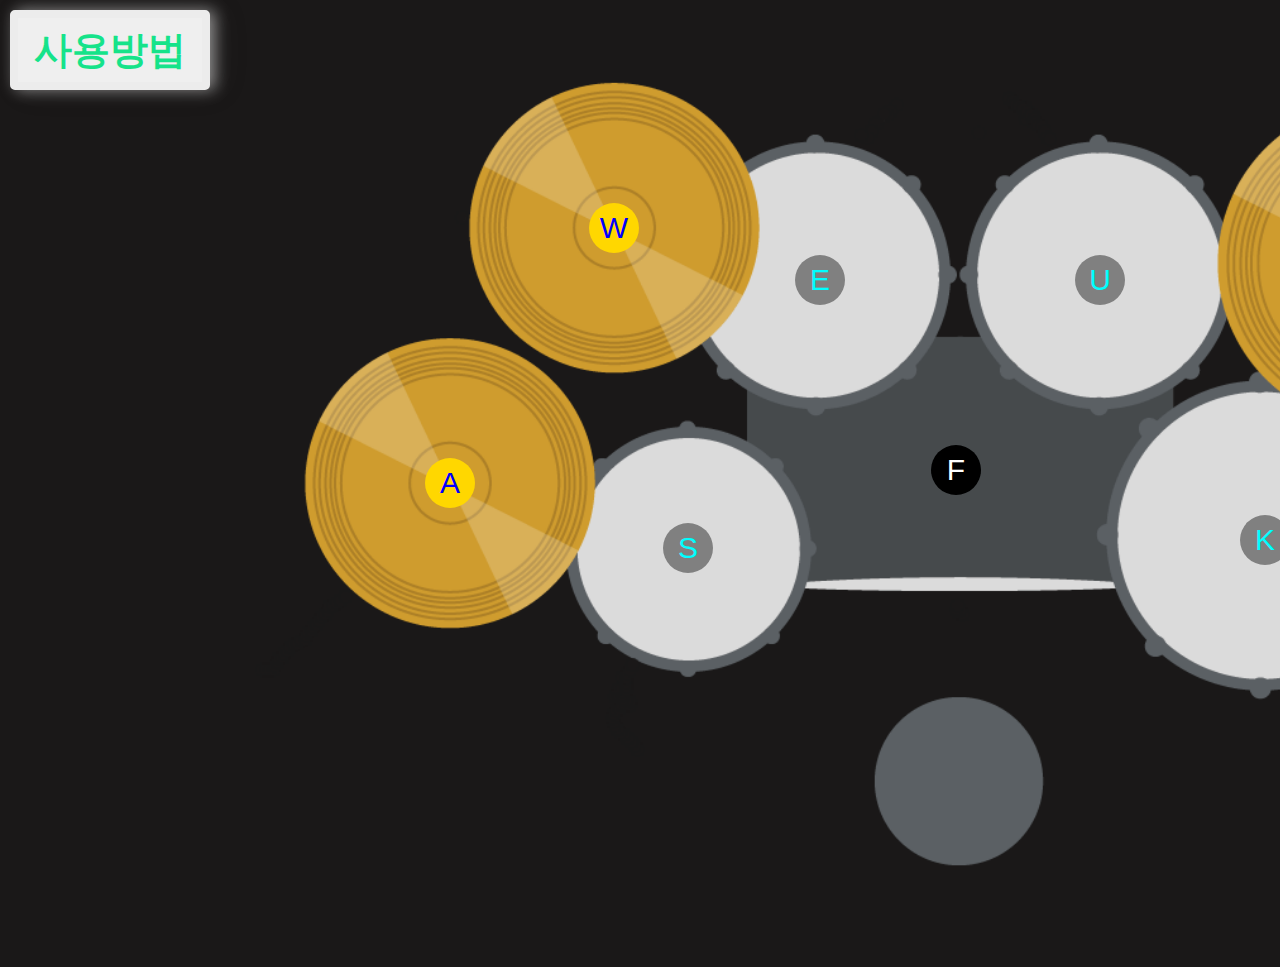
<file: piano/drum.html>
<!DOCTYPE html>
<html lang="en">
<head>
  <meta charset="UTF-8">
  <meta http-equiv="X-UA-Compatible" content="IE=edge">
  <meta name="viewport" content="width=device-width, initial-scale=1.0">
  <script src="https://ajax.googleapis.com/ajax/libs/jquery/3.5.1/jquery.min.js"></script>
  <link rel="stylesheet" href="drum.css">
  <title>Drum</title>
</head>
<body>
  <div class="error">
    <span> ❌ 가로모드를 권장합니다 ❌</span>
  </div>
  <div class="back">
    <input class="input1" type="button" value="사용방법">
    <div class="container">
      <div class="tutorial">
      </div>
    </div>
    <input class="input2" type="button" value="돌아가기" onclick="location.href='menuSelect.html'">
  </div>
  <div class="drum">
    <button class="drumA">
      <div class="box">
        <div class="wordA">A</div>
      </div>
    </button>
    <button class="drumW">
      <div class="box">
        <div class="wordW">W</div>
      </div>
    </button>
    <button class="drumS">
      <div class="box">
        <div class="wordS">S</div>
      </div>
    </button>
    <button class="drumE">
      <div class="box">
        <div class="wordE">E</div>
      </div>
    </button>
    <button class="drumF">
      <div class="box">
        <div class="wordF">F</div>
      </div>
    </button>
    <button class="drumU">
      <div class="box">
        <div class="wordU">U</div>
      </div>
    </button>
    <button class="drumK">
      <div class="box">
        <div class="wordK">K</div>
      </div>
    </button>
    <button class="drumO">
      <div class="box">
        <div class="wordO">O</div>
      </div>
  </div>
  <script src="drum.js"></script>
</body>
</html>
</file>
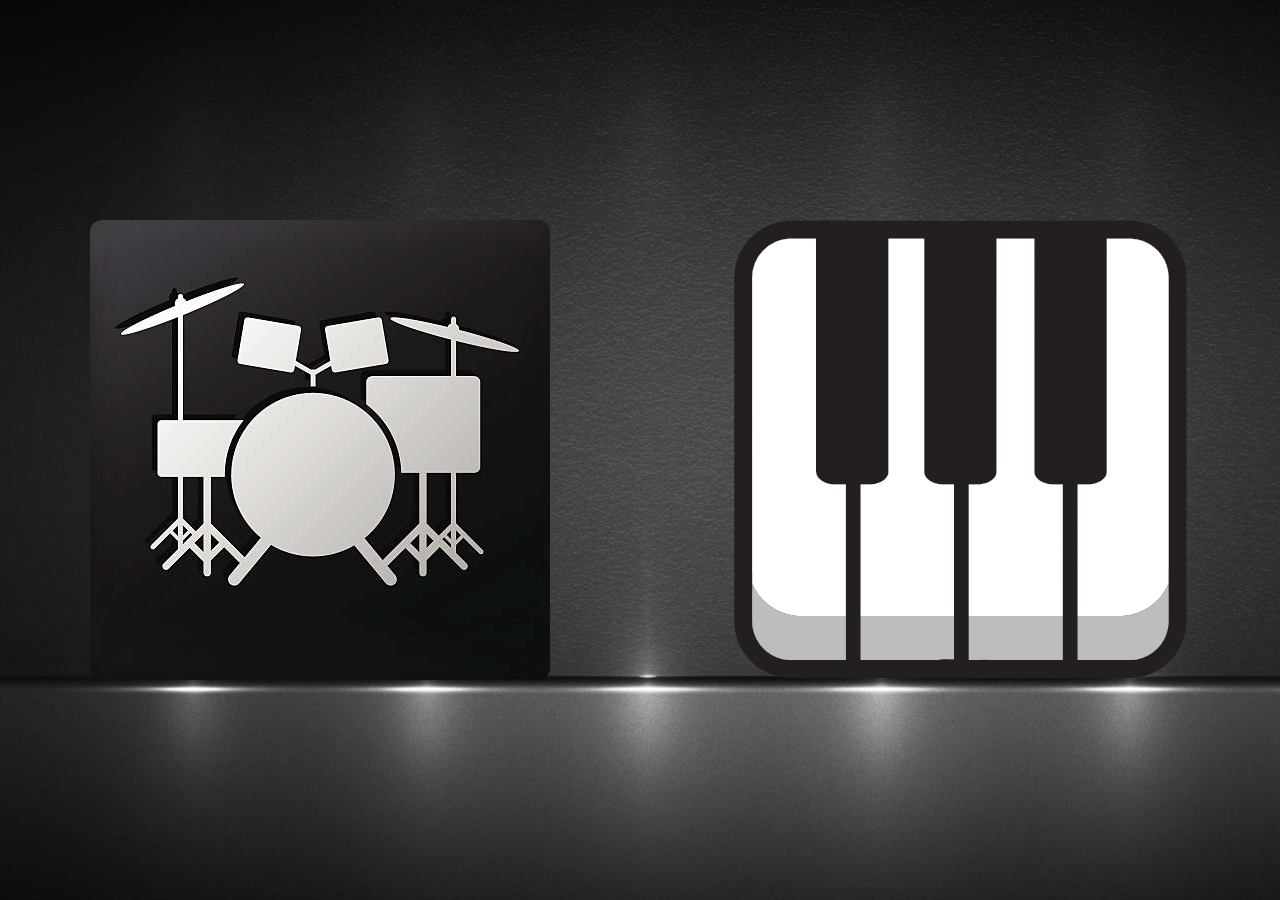
<file: piano/menuSelect.html>
<!DOCTYPE html>
<html lang="en">
<head>
  <meta charset="UTF-8">
  <meta http-equiv="X-UA-Compatible" content="IE=edge">
  <meta name="viewport" content="width=device-width, initial-scale=1.0">
  <link rel="stylesheet" href="menuSelect.css">
  <title>Web Synthesizer</title>
</head>
<body>
  <div class="error">
    <span> ❌ 가로모드를 권장합니다 ❌</span>
  </div>
  <div class="container">
    <div class="container_drum">
      <a href="drum.html"></a>
    </div>
    <a href="piano.html"></a>
  </div>
</body>
</html>
</file>
<file: piano/drum.css>
html {
  position: fixed;
  margin: 0;
  width: 1920px;
  height: 967px;
  background-color: rgb(25, 24, 27);
}

.error {
  position: fixed;
  display: none;
  width: 100%;
  height: 100%;
  font-size: 30px;
  color: yellow;
  font-family: 'Noto Sans KR', sans-serif;
  background-image: url(image/main_bg.jpg);
  background-size: cover;
  justify-content: center;
  align-items: center;
  z-index: 54;
}

.error span {
  width: 100%;
  height: 100%;
  display: flex;
  justify-content: center;
  align-items: center;
}

body {
  margin: 0;
  background-image: url('image/image2.jpg');
  min-height: 100%;
  background-position: center;
  background-size: cover;
}

.back {
  display: flex;
  justify-content: space-between;
}

.back input {
  border-radius: 5px;
}

.input1, .input2 {
  height: 80px;
  width: 200px;
  box-shadow:
    5px 0 15px rgba(255, 255, 255, 0.5),
    10px 0 30px rgba(70, 70, 70, 0.12);
  border: 8px solid #ececec;
  border-radius: 15px;
  outline: none;
  display: flex;
  align-items: center;
  justify-content: center;
  font-size: 38px;
  font-weight: 600;
  color: #15e38a;
}

.input1 {
  margin: 10px auto 10px 10px;
}

.input2 {
  margin: 10px 10px 10px auto;
}

input:hover{
  box-shadow:
  -10px 0 15px rgba(255, 255, 255, 0.5),
  10px 10px 15px rgba(70, 70, 70, 0.12),
  inset -10px -10px 15px rgba(255, 255, 255, 0.5),
  inset 10px 10px 15px rgba(70, 70, 70, 0.12);
  color: aqua;
}

.container {
  display: none;
  margin-top: 88px;
  width: 1500px;
  height: 900px;
  background-image: url(image/image3.jpg);
  background-repeat: no-repeat;
  z-index: 3;
}

.input1:hover  + .container {
  display: block;
}

.box {
  font-size: 30px;
  font-weight: 500;
  color: aqua
}

button.drumA.active {
  animation: burr .1s infinite;
}

@keyframes burr {
  from {
    left:348px;
  }
  to{
    left:350px;
  }
}

.drum .drumA {
  position: absolute;
  left: 350px;
  top: 383px;
  border-radius: 100%;
  border: 0;
  width: 200px;
  height: 200px;
  display: flex;
  justify-content: center;
  align-items: center;
  background: none;
  cursor: pointer;
}

.drumA .wordA {
  background-color: gold;
  color: blue;
  width: 50px;
  height: 50px;
  border-radius: 100%;
  display: flex;
  justify-content: center;
  align-items: center;
}

button.drumW.active {
  animation: burr2 .1s infinite;
}

@keyframes burr2 {
  from {
    left:512px;
  }
  to{
    left:514px;
  }
}

.drum .drumW {
  position: absolute;
  left: 514px;
  top: 128px;
  border-radius: 100%;
  border: 0;
  width: 200px;
  height: 200px;
  display: flex;
  justify-content: center;
  align-items: center;
  background: none;
  cursor: pointer;
}

.drumW .wordW {
  background-color: gold;
  color: blue;
  width: 50px;
  height: 50px;
  border-radius: 100%;
  display: flex;
  justify-content: center;
  align-items: center;
}

button.drumS.active {
  animation: burr3 .1s infinite;
}

@keyframes burr3 {
  from {
    left:586px;
  }
  to{
    left:588px;
  }
}

.drum .drumS {
  position: absolute;
  left: 588px;
  top: 448px;
  border-radius: 100%;
  border: 0;
  width: 200px;
  height: 200px;
  display: flex;
  justify-content: center;
  align-items: center;
  background: none;
  cursor: pointer;
}

.drumS .wordS {
  background-color: gray;
  width: 50px;
  height: 50px;
  border-radius: 100%;
  display: flex;
  justify-content: center;
  align-items: center;
}

button.drumE.active {
  animation: burr4 .1s infinite;
}

@keyframes burr4 {
  from {
    left:718px;
  }
  to{
    left:720px;
  }
}

.drum .drumE {
  position: absolute;
  left: 720px;
  top: 180px;
  border-radius: 100%;
  border: 0;
  width: 200px;
  height: 200px;
  display: flex;
  justify-content: center;
  align-items: center;
  background: none;
  cursor: pointer;
}

.drumE .wordE {
  background-color: gray;
  width: 50px;
  height: 50px;
  border-radius: 100%;
  display: flex;
  justify-content: center;
  align-items: center;
}

button.drumF.active {
  animation: burr5 .1s infinite;
}

@keyframes burr5 {
  from {
    left:854px;
  }
  to{
    left:856px;
  }
}

.drum .drumF {
  position: absolute;
  left: 856px;
  top: 370px;
  border-radius: 100%;
  border: 0;
  width: 200px;
  height: 200px;
  display: flex;
  justify-content: center;
  align-items: center;
  background: none;
  cursor: pointer;
}

.drumF .wordF {
  background-color: black;
  color: white;
  width: 50px;
  height: 50px;
  border-radius: 100%;
  display: flex;
  justify-content: center;
  align-items: center;
}

button.drumU.active {
  animation: burr6 .1s infinite;
}

@keyframes burr6 {
  from {
    left:998px;
  }
  to{
    left:1000px;
  }
}

.drum .drumU {
  position: absolute;
  left: 1000px;
  top: 180px;
  border-radius: 100%;
  border: 0;
  width: 200px;
  height: 200px;
  display: flex;
  justify-content: center;
  align-items: center;
  background: none;
  cursor: pointer;
}

.drumU .wordU {
  background-color: gray;
  width: 50px;
  height: 50px;
  border-radius: 100%;
  display: flex;
  justify-content: center;
  align-items: center;
}

button.drumK.active {
  animation: burr7 .1s infinite;
}

@keyframes burr7 {
  from {
    left:1163px;
  }
  to{
    left:1165px;
  }
}

.drum .drumK {
  position: absolute;
  left: 1165px;
  top: 440px;
  border-radius: 100%;
  border: 0;
  width: 200px;
  height: 200px;
  display: flex;
  justify-content: center;
  align-items: center;
  background: none;
  cursor: pointer;
}

.drumK .wordK {
  background-color: gray;
  width: 50px;
  height: 50px;
  border-radius: 100%;
  display: flex;
  justify-content: center;
  align-items: center;
}

button.drumO.active {
  animation: burr8 .1s infinite;
}

@keyframes burr8 {
  from {
    left:1278px;
  }
  to{
    left:1280px;
  }
}

.drum .drumO {
  position: absolute;
  left: 1280px;
  top: 165px;
  border-radius: 100%;
  border: 0;
  width: 200px;
  height: 200px;
  display: flex;
  justify-content: center;
  align-items: center;
  background: none;
  cursor: pointer;
}

.drumO .wordO {
  background-color: gold;
  color: blue;
  width: 50px;
  height: 50px;
  border-radius: 100%;
  display: flex;
  justify-content: center;
  align-items: center;
}

@media all and (orientation : Portrait) {
  .error {
    display: block;
  }
}

@media all and (max-width: 900px) {
  .error {
    font-size: 25px;
  }
  
  html {
    width: 700px;
    height: 300px;
  }
  
  .input1, .input2 {
    height: 35px;
    width: 80px;
    font-size: 15px;
  }

  .container {
    margin-top: 45px;
    width: 560px;
    height: 380px;
    background-size: contain;
  }

  .box {
    font-size: 10px;
    font-weight: 600;
    color: aqua
  }

  .drum .drumA {
    left: 154px;
    top: 140px;
    width: 20px;
    height: 20px;
  }

  .drumA .wordA {
    width: 20px;
    height: 20px;
  }

  @keyframes burr {
    from {
      left:153px;
    }
    to{
      left:154px;
    }
  }

  .drum .drumW {
    left: 214px;
    top: 47px;
    width: 20px;
    height: 20px;
  }

  .drumW .wordW {
    width: 20px;
    height: 20px;
  }

  @keyframes burr2 {
    from {
      left:213px;
    }
    to{
      left:214px;
    }
  }

  .drum .drumS {
    left: 241px;
    top: 165px;
    width: 20px;
    height: 20px;
  }

  .drumS .wordS {
    width: 20px;
    height: 20px;
  }

  @keyframes burr3 {
    from {
      left:240px;
    }
    to{
      left:241px;
    }
  }

  .drum .drumE {
    left: 288px;
    top: 66px;
    width: 20px;
    height: 20px;
  }

  .drumE .wordE {
    width: 20px;
    height: 20px;
  }

  @keyframes burr4 {
    from {
      left:287px;
    }
    to{
      left:288px;
    }
  }

  .drum .drumF {
    left: 340px;
    top: 135px;
    width: 20px;
    height: 20px;
  }

  .drumF .wordF {
    width: 20px;
    height: 20px;
  }

  @keyframes burr5 {
    from {
      left:339px;
    }
    to{
      left:340px;
    }
  }

  .drum .drumU {
    left: 390px;
    top: 66px;
    width: 20px;
    height: 20px;
  }

  .drumU .wordU {
    width: 20px;
    height: 20px;
  }
  
  @keyframes burr6 {
    from {
      left:389px;
    }
    to{
      left:390px;
    }
  }
  .drum .drumK {
      left: 450px;
      top: 160px;
      width: 20px;
      height: 20px;
  }

  .drumK .wordK {
    width: 20px;
    height: 20px;
  }

  @keyframes burr7 {
      from {
        left:449px;
      }
      to{
        left:450px;
      }
    }

  .drum .drumO {
    left: 493px;
    top: 60px;
    width: 20px;
    height: 20px;
  }

  .drumO .wordO {
    width: 20px;
    height: 20px;
  }

  @keyframes burr8 {
    from {
      left:492px;
    }
    to{
      left:493px;
    }
  }
}
</file>
<file: piano/menuSelect.css>
body {
  margin: 0;
  width: 100%;
  height: 100vh;
  background-image: url(image/main_bg.jpg);
  background-size: cover;
}

.error {
  position: fixed;
  display: none;
  width: 100%;
  height: 100%;
  font-size: 30px;
  color: yellow;
  font-family: 'Noto Sans KR', sans-serif;
  background-image: url(image/main_bg.jpg);
  background-size: cover;
  justify-content: center;
  align-items: center;
  z-index: 54;
}

.error span {
  width: 100%;
  height: 100%;
  display: flex;
  justify-content: center;
  align-items: center;
}


.container {
  display: flex;
  justify-content: center;
  align-items: center;
  width: 100%;
  height: 100%;
  justify-content: space-around;
}

.container_drum {
  display: flex;
  justify-content: center;
  align-items: center;
  border-radius: 12px;
  width: 510px;
  height: 510px;
}

a {
  text-decoration: none;
  color: white;
  font-size: 30px;
  font-weight: 600;
  border-radius: 12px;
  display: flex;
  justify-content: center;
  align-items: center;
}

a:nth-child(1) {
  background-image: url("image/Drum.jpg");
  width: 460px;
  height: 460px;
  background-position: center;
}

a:nth-child(2) {
  background-image: url("image/piano.jpg");
  width: 510px;
  height: 510px;
}

.container a:hover {
  background-color: #15e38a;
}

.container_drum:hover {
  background-color: #15e38a;
}

/* 모바일  경고창 */

@media all and (orientation : Portrait) {
  .error {
    display: block;
  }
}

/* 모바일 전용 */

@media all and (max-width: 900px) {
  .error {
    font-size: 30px;
  }
  
  .container_drum {
    display: flex;
    justify-content: center;
    align-items: center;
    border-radius: 12px;
    width: 200px;
    height: 200px;
  }
  
  a:nth-child(1) {
    background-image: url("image/Drum.jpg");
    width: 180px;
    height: 180px;
    background-size: cover;
  }
  
  a:nth-child(2) {
    background-image: url("image/piano.jpg");
    width: 200px;
    height: 200px;
    background-size: cover;
  }
}
</file>
